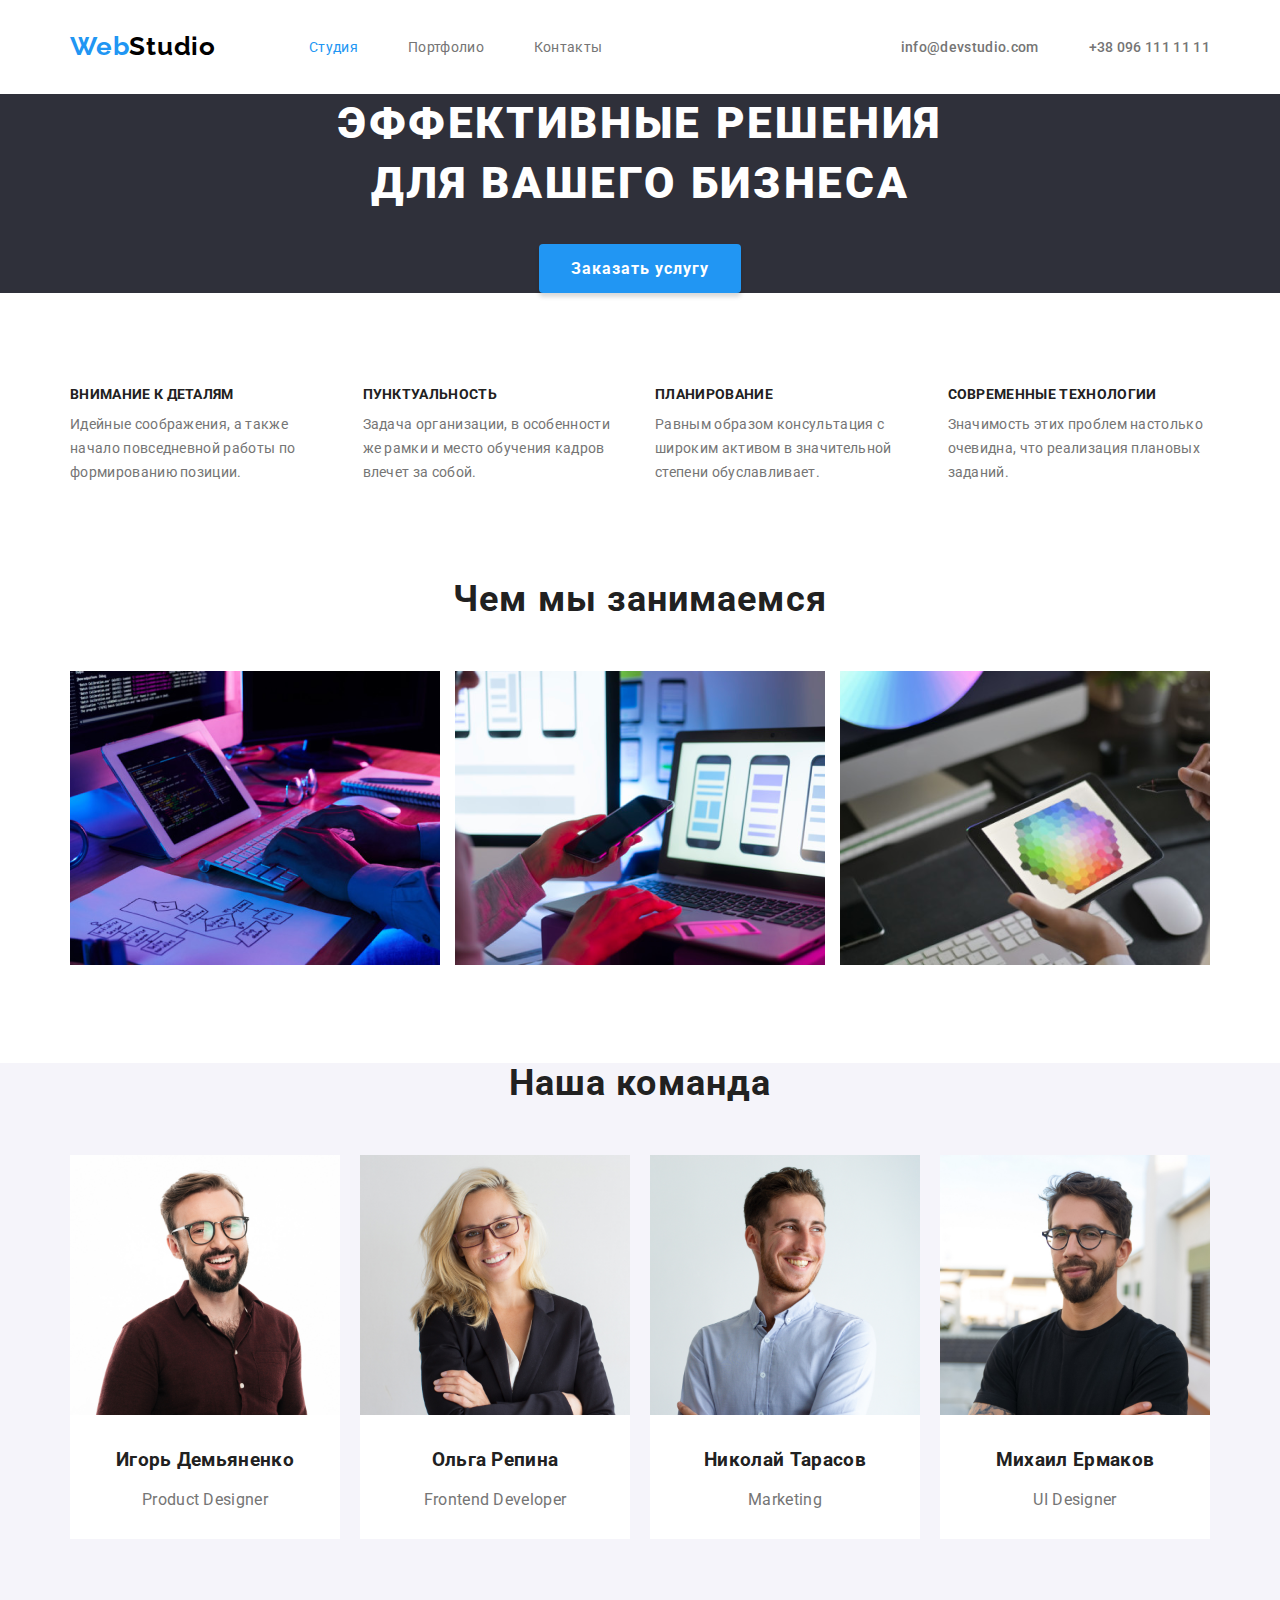
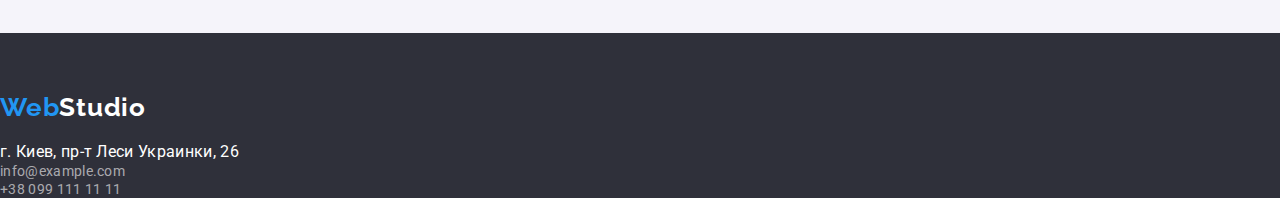
<file: index.html>
<!DOCTYPE html>
<html lang="ru">
<head>
    <meta charset="UTF-8">
    <meta name="viewport" content="width=device-width, initial-scale=1.0">
    <title>Главная страница</title>
    <link
    rel="stylesheet"
    href="https://cdnjs.cloudflare.com/ajax/libs/modern-normalize/0.7.0/modern-normalize.min.css"
    />    
    <link href="https://fonts.googleapis.com/css2?family=Raleway:wght@700&family=Roboto:wght@400;500;700;900&display=swap" rel="stylesheet">
    <link rel="stylesheet" href="./css/common.css">
    <link rel="stylesheet" href="./css/style.css">
</head>
<body class="page-body">
    <!-- Шапка сайта -->
    <header class="page-header">
        <nav class="container main-nav">
            <a href="" id="head" lang="en" class="logo">Web<span class="studio-bl">Studio</span></a>
            <ul class="site-nav">
                <li class="list"><a href="" class="link current">Студия</a></li>
                <li class="list"><a href="./portfolio.html" class="link">Портфолио</a></li>
                <li class="list"><a href="./test.html" class="link">Контакты</a></li>
            </ul>
            <ul class="cont-nav">
                <li class="list"><a href="mailto:info@devstudio.com" class="contacts">info@devstudio.com</a></li>
                <li class="list"><a href="tel:+380961111111" class="contacts">+38 096 111 11 11</a></li>
            </ul> 
        </nav>
           
    </header>
    <!-- Основной уникальный контент -->
    <div class="container"></div>
    
    <main>
        <!-- Герой -->
    <section class="hero">
        <h1 class="hero-title">Эффективные решения <br> для вашего бизнеса</h1>
         <div class="btn">
             <a class="hero-button" href="">Заказать услугу</a>
        </div>
    </section>
    <!-- Преимущества -->
    <section class="section container">
            <h2 class="advantages hidden">Наши преимущества</h2>
            <ul class="advantage-list">
                <li class="list">
                    <h3 class="title">Внимание к деталям</h3>
                    <p class="text">Идейные соображения, а также начало повседневной работы по формированию позиции.</p>
                </li>
                <li class="list">
                    <h3 class="title">Пунктуальность</h3>
                    <p class="text">Задача организации, в особенности же рамки и место обучения кадров влечет за собой.</p>
                </li>
                <li class="list">
                    <h3 class="title">Планирование</h3>
                    <p class="text">Равным образом консультация с широким активом в значительной степени обуславливает.</p>
                </li>
                <li class="list">
                    <h3 class="title">Современные технологии</h3>
                    <p class="text">Значимость этих проблем настолько очевидна, что реализация плановых заданий.</p>
                </li>
            </ul>
    </section>
    <!-- Чем мы занимаемся -->
    <section class="section">
        <div class="container">
            <h2 class="section-title">Чем мы занимаемся</h2>
            <ul class="working">
                <li class="list">
                    <img class="working-img" src="./images/чем_мы_занимаемся_1.png" alt="написание кода на клавиатуре" width="370" />
                </li>
                <li class="list">
                    <img class="working-img" src="./images/чем_мы_занимаемся_2.png" alt="человек смотрит в мобильный телефон сидя перед компьютером" width="370" />
                </li>
                <li class="list">
                    <img class="working-img" src="./images/чем_мы_занимаемся_3.png" alt="планшет в руке человека на дисплее палитра цветов" width="370" />
                </li>
            </ul>
        </div>
    </section>
    <!-- Наша команда -->
    <section class="section team">
        <div class="container">
            <h2 class="section-title">Наша команда</h2>
            <ul class="ul">
                <li class="list">
                    <img src="./images/human_1.jpg" alt="фото Игоря" width="270" />
                    <h3 class="team-member">Игорь Демьяненко</h3>
                    <p>Product Designer</p>
                </li>
                <li class="list">
                    <img src="./images/human_2.jpg" alt="фото Ольги" width="270" />
                    <h3 class="team-member">Ольга Репина</h3>
                    <p>Frontend Developer</p>
                </li>
                <li class="list">
                    <img src="./images/human_3.jpg" alt="фото Николая" width="270" />
                    <h3 class="team-member">Николай Тарасов</h3>
                    <p >Marketing</p>
                </li>
                <li class="list">
                    <img src="./images/human_4.jpg" alt="фото Михаила" width="270" />
                    <h3 class="team-member">Михаил Ермаков</h3>
                    <p >UI Designer</p>
                </li>
            </ul>
        </div>
    </section>
    </main>
    <!-- Подвал -->
    <footer class="footer">
        <div>
            <a href="#head" lang="en" class="footer-logo">Web<span class="studio-wh">Studio</span></a>
            <address>
                <p class="footer-address">г. Киев, пр-т Леси Украинки, 26</p>
                <a href="mailto:info@example.com" class="footer-contacts">info@example.com</a><br />
                <a href="tel:+380991111111" class="footer-contacts">+38 099 111 11 11</a>
            </address>
        </div>
    </footer>
</body>
</html>
</file>
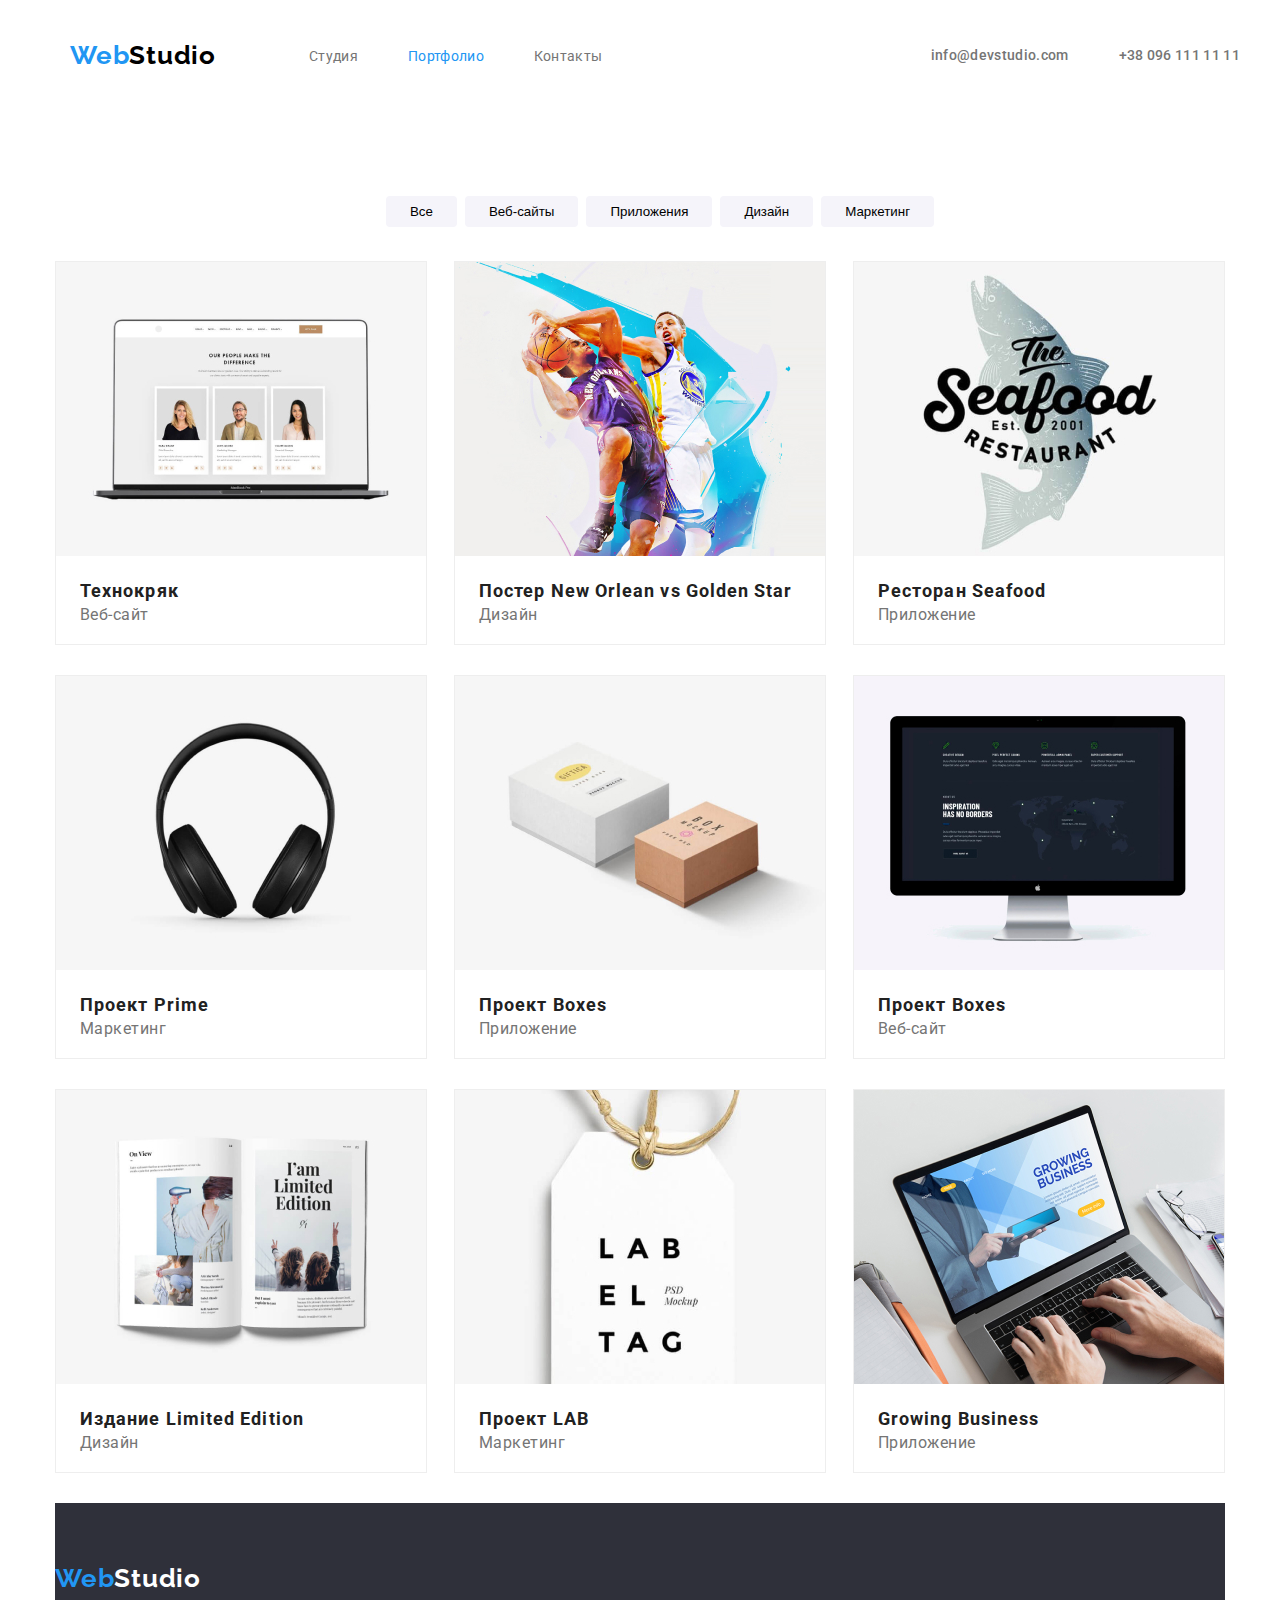
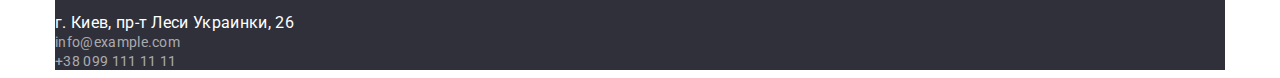
<file: portfolio.html>
<!DOCTYPE html>
<html lang="ru">
<head>
    <meta charset="UTF-8">
    <meta name="viewport" content="width=device-width, initial-scale=1.0">
    <title>Портфолио</title>
    <link href="https://fonts.googleapis.com/css2?family=Raleway:wght@700&family=Roboto:wght@400;500;700;900&display=swap" rel="stylesheet">
    <link rel="stylesheet" href="./css/common.css">
    <link rel="stylesheet" href="./css/style.css">
</head>
<body class="page-body container">
    <!-- Шапка сайта -->
    <header class="page-header">
        <nav class="container main-nav">
            <a href="" id="head" lang="en" class="logo">Web<span class="studio-bl">Studio</span></a>
            <ul class="site-nav">
                <li class="list"><a href="./index.html" class="link">Студия</a></li>
                <li class="list"><a href="./portfolio.html" class="link current">Портфолио</a></li>
                <li class="list"><a href="" class="link">Контакты</a></li>
            </ul>
            <ul class="cont-nav">
                <li class="list"><a href="mailto:info@devstudio.com" class="contacts">info@devstudio.com</a></li>
                <li class="list"><a href="tel:+380961111111" class="contacts">+38 096 111 11 11</a></li>
            </ul> 
        </nav>
           
    </header>
    <!-- Основной уникальный контент -->
    <main class="main-port">
        <div class="port-container">
            <h1 class="hidden">Портфолио</h1>
            <ul class="portfolio-list">
                <li class="item"><button class="portfolio-item">Все</button></li>
                <li class="item"><button class="portfolio-item">Веб-сайты</button> </li>
                <li class="item"><button class="portfolio-item">Приложения</button> </li>
                <li class="item"><button class="portfolio-item">Дизайн</button></li>
                <li class="item"><button class="portfolio-item">Маркетинг</button> </li>
            </ul>
            <ul class="works">
                <li class="worklist">
                    <a href="">
                    <img src="./images/Portfolio/img1.jpg" alt="фото открытого ноутбука, на дисплее которого веб-страница">
                    <h2 class="worklist-title links">Технокряк</h2>
                    <p class="worklist-text">Веб-сайт</p>
                        </a>
                </li>
                <li class="worklist">
                    <a href="">
                    <img src="./images/Portfolio/img2.jpg" alt="Иллюстрация: баскетболист в прыжке блокирует бросок оппонента">
                    <h2 class="worklist-title">Постер New Orlean vs Golden Star</h2>
                    <p class="worklist-text">Дизайн</p>
                    </a>
                </li>
                    <li class="worklist">
                        <a href="">
                        <img src="./images/Portfolio/img3.jpg" alt="логотип ресторана морепродуктов">
                        <h2 class="worklist-title">Ресторан Seafood</h2>
                        <p class="worklist-text">Приложение</p>
                        </a>
                    </li>
                    <li class="worklist">
                        <a href="">
                        <img src="./images/Portfolio/img4.jpg" alt="изображение чёрных наушников для ди-джеев на белом фоне">
                        <h2 class="worklist-title">Проект Prime</h2>
                        <p class="worklist-text">Маркетинг</p>
                        </a>
                    </li>
                    <li class="worklist">
                        <a href="">
                        <img src="./images/Portfolio/img5.jpg" alt="изображение двух картонных коробочек, отбрасывающих тень">
                        <h2 class="worklist-title">Проект Boxes</h2>
                        <p class="worklist-text">Приложение</p>
                        </a>
                    </li>
                    <li class="worklist">
                        <a href="">
                        <img src="./images/Portfolio/img6.jpg" alt="изображение двух картонных коробочек, отбрасывающих тень">
                        <h2 class="worklist-title">Проект Boxes</h2>
                        <p class="worklist-text">Веб-сайт</p>
                        </a>
                    </li>
                    <li class="worklist">
                        <a href="">
                        <img src="./images/Portfolio/img7.jpg" alt="фото раскрыттого журнала">
                        <h2 class="worklist-title">Издание Limited Edition</h2>
                        <p class="worklist-text">Дизайн</p>
                        </a>
                    </li>
                    <li class="worklist">
                        <a href="">
                        <img src="./images/Portfolio/img8.jpg" alt="логотип проекта на бирке от одежды">
                        <h2 class="worklist-title">Проект LAB</h2>
                        <p class="worklist-text">Маркетинг</p>
                        </a>
                    </li>
                    <li class="worklist">
                        <a href="">
                        <img src="./images/Portfolio/img9.jpg" alt="кисти рук печатают на клавиатуре ноутбука">
                        <h2 class="worklist-title">Growing Business</h2>
                        <p class="worklist-text">Приложение</p>
                        </a>
                    </li>
            </ul>
        </div>
    </main>
    <!-- Подвал -->
    <footer class="footer">
            <a href="#head" lang="en" class="footer-logo">Web<span class="studio-wh">Studio</span></a>
            <address>
                <p class="footer-address">г. Киев, пр-т Леси Украинки, 26</p>
                <a href="mailto:info@example.com" class="footer-contacts">info@example.com</a><br />
                <a href="tel:+380991111111" class="footer-contacts">+38 099 111 11 11</a>
            </address>
    </footer>
</body>
</html>
</file>
<file: css/common.css>
:root { 
    --heading-color:#212121;
    --text-color:#757575;
    --accent-color:#2196F3;
    --primary-bg-color: #fff;
    --secondary-bg-color: #F5F4FA;
    --black-color: #000000;
    --footer-color: #2F303A;
    --border-color: #EEEEEE;
}

.page-header {
    color: var(--black-color: #000000)

}

.main-nav { display: flex;
    align-items: center;
    padding: 0;
}

.site-nav {
    display: flex;
    background: var(--primary-bg-color);
    margin: 0;
    margin-left: 93px;
    padding: 0;
}
.site-nav li { margin-right: 50px;}

.site-nav .list:last-child {
    margin: 0px;
}
.site-nav .link {
    padding-top: 32px;
    padding-bottom: 32px;
    color: var (var(--heading-color))
    font-weight: 500;
    font-size: 14px;
    text-decoration: none;
}

.cont-nav {
    display: flex;
    padding: 0;
    margin: 0;
    margin-left: auto;
}
.cont-nav .list + .list {
    margin-left: 50px;
}

.links {
    text-decoration: none;
}
/* .span { color: var(--black-color);} */

.site-nav .link:hover,
.site-nav .link:focus,
.site-nav .link.current,
.portfolio-item:hover,
.portfolio-item:focus
.contacts:hover,
.contacts:focus
 {
    color: var(--accent-color)
}

.site-nav .list {
    display: block;
    padding-top: 32px;
    padding-bottom: 32px; 
}
.contacts { 
    display: block;
    padding-top: 32px;
    padding-bottom: 32px;
    color: var(--text-color);
    font-weight: 500;
    font-size: 14px;
    text-decoration: none;
}

.logo { 
    display: block;
    padding-top: 32px;
    padding-bottom: 32px;
    color: var(--accent-color); 
    text-decoration: none;
    font-family: Raleway, sans-serif;
    letter-spacing: 0.03em;
    font-weight: 700;
    font-size: 26px;
}

.studio-bl { color: var(--black-color) ;}
.studio-wh { color: var(--primary-bg-color);}

/* Footer */
.footer { background: var(--footer-color)}

.footer-address { 
    color: var(--primary-bg-color);
    font-style: normal;
}
.footer-contacts {
    font-style: normal;
    font-weight: normal;
    font-size: 14px;
    line-height: 1.71px;
    text-decoration: none;
    color: rgba(255, 255, 255, 0.6);
}
.footer-contacts:hover,
.footer-contacts:focus {
    color: var(--accent-color);
}
.footer-logo { 
    display: block;
    padding-top: 60px;
    padding-bottom: 20px;
    color: var(--accent-color); 
    text-decoration: none;
    font-family: Raleway, sans-serif;
    letter-spacing: 0.03em;
    font-weight: 700;
    font-size: 26px;
}
</file>
<file: css/style.css>
.html {
    
}
*.
*::before,
*::after {
}
.page-body {
    font-family: -apple-system, Roboto, sans-serif;
    letter-spacing: 0.02em;
    background-color: var(--primary-bg-color);
    
}

a {text-decoration: none;}
p { margin: 0;}
.list 
{ list-style: none;
color: var(--text-color)
 }


/* Hero */
.hero {
    text-align: center;
    margin-bottom: 94px;
    background: var(--footer-color);
}

.hero-title { 
    font-weight: 900;
    font-size: 44px;
    line-height: 1.36;
    letter-spacing: 0.06em;
    text-transform: uppercase;
    color: var(--primary-bg-color);
    margin-top: 0;
    margin-bottom: 30px;

}
.hero-button { 
    font-style: normal;
    font-weight: 700;
    font-size: 16px;
    line-height: 1.87;
    letter-spacing: 0.06em;
    text-decoration: none;
}

/* Section */
.section {
    margin-top: 94px;
    outline: 2px;
}
.title {
    margin: 0px 0px 10px;
}

.text { margin: 0;}

.section-title { 
    color: var(--heading-color);
    font-weight: 700;
    font-size: 36px;
    line-height: 1.16;
    text-align: center;
    letter-spacing: 0.03em;
    margin: 0px 0px 50px;    
}
.section.team { 
    background: var(--secondary-bg-color);}

.hidden {
    display: none;
}

.list {
    padding: 0;
    margin: 0;
}
/* Advantages */
.advantage-list { 
    display: flex;
    justify-content: space-around;
    margin: 0;
    padding: 0;}
.advantage-list .title { 
    color: var(--heading-color);
    font-weight: 700;
    font-size: 14px;
    line-height: 1.14;
    text-transform: uppercase; 
    }
.advantage-list .text { 
    color: var(--text-color);
    font-size: 14px;
    line-height: 1.71;
}

.advantage-list .list {
    width: 270px;
    margin-left: 30px;
}
.advantage-list .list:first-child {
    margin-left: 0px;
}



/* Buttons */ 
.hero-button {
    display: inline-block;
    margin-left: auto;
    margin-right: auto;
    padding-top: 10px;
    padding-bottom: 10px;
    padding-left: 32px;
    padding-right: 32px;
    border-radius: 4px;
    color: var(--primary-bg-color);
    background: var(--accent-color);
    box-shadow: 0px 4px 4px rgba(0, 0, 0, 0.15);
}
.hero-button:hover,
.hero-button:focus {
    background-color: var(--primary-bg-color)
    color: var(--accent-color)
}

/* Чем мы занимаемся */

.working {
    display: flex;
    justify-content: space-between;
    padding: 0;
}

/* Наша команда */
.ul {
    display: flex;
    justify-content: space-between;
    padding: 0;
    padding-bottom: 94px;
    margin: 0;
}
.ul .list {
    width: 270;
    background-color: var(--primary-bg-color);
    text-align: center;
    padding-bottom: 30px;
}

.team-member { 
    color: var(--heading-color);
    margin: 0px 0px 10px;
    padding-top: 30px;
    padding-bottom: 10px;}



/* Portfolio */

.main-port {
    margin-top: 94px;
}
.portfolio-link {
    display: inline-block;
    padding: 20;
    font-style: normal;
    font-weight: 500;
    font-size: 16px;
    line-height: 1.62;
    color: #212121;
    text-decoration: none;
    background-color: #F5F4FA;;
    
}
.portfolio-link:hover,
.portfolio-link:focus,
.portfolio-item:hover,
.portfolio-item:focus {
    color: var(--primary-bg-color);
    background-color: var(--accent-color);
}

.portfolio-list .item:not(:first-child) {
    margin-left: 8px;
}
.portfolio-item {
    border-color: transparent;
    border-radius: 4px;
    background-color: var(--secondary-bg-color);
    padding: 6px 22px;
}


.portfolio-list { 
    display: flex;
    justify-content: center;
    list-style: none;
    margin: 0;
}


.works {
    display: flex;
    flex-wrap: wrap;
    justify-content: space-between;
    padding: 0px;
    list-style: none;
    margin: 34px 0px 0px;
}

.worklist {text-decoration: none;}
.worklist-title {
    font-weight: 700;
    font-size: 18px;
    /* identical to box height, or 200% */
    letter-spacing: 0.06em;
    color: var(--heading-color);
    margin: 20px 0px 0px 24px;
}
.worklist-text {
    font-weight: 400;
    font-size: 16px;
    letter-spacing: 0.03em;
    color: var(--text-color);
    margin: 4px 0px 20px 24px;
}

.worklist {
    /* width: 370px; */
    width: calc((100%-60px) / 3.16);
    margin-bottom: 30px;
    border: 1px solid var(--border-color)
    
    /* margin-right: 30px; */
}
.worklist:nth-child(3n) {
    margin-right: 0;
}

/* Positions */

.container {
    margin-left: auto;
    margin-right: auto;
    width: 1170px;
    padding-right: 15px;
    padding-left: 15px;
}
.port-container {
    margin-left: auto;
    margin-right: auto;
    margin-bottom: 60px;
    width: 1170px;
}
.port-container:nth-last-child(-n+3) {
    margin-bottom: 0;
}
</file>
